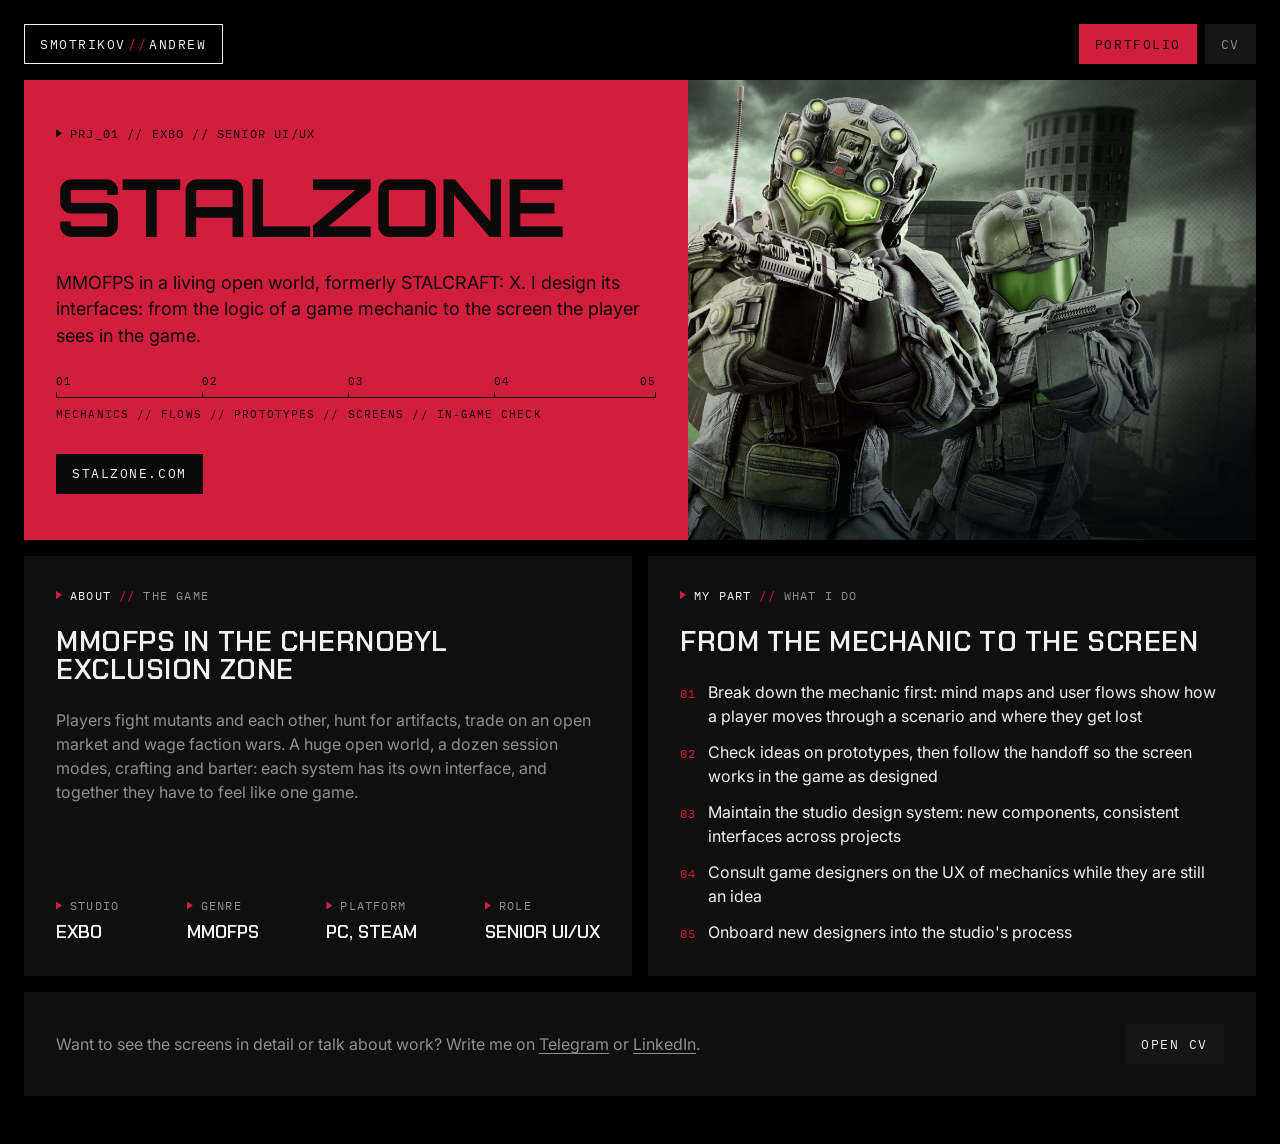
<file: index.html>
<!doctype html>
<html lang="en">
<head>
  <meta charset="utf-8">
  <meta name="viewport" content="width=device-width, initial-scale=1, viewport-fit=cover">
  <title>Andrew Smotrikov — Portfolio</title>
  <meta name="description" content="Andrew Smotrikov — Senior UI/UX designer on STALZONE (formerly STALCRAFT: X), an extraction shooter by EXBO.">
  <meta property="og:title" content="Andrew Smotrikov — Portfolio">
  <meta property="og:description" content="Senior UI/UX designer on STALZONE, an extraction shooter by EXBO.">
  <meta property="og:image" content="assets/stalzone-key.jpg">
  <meta name="theme-color" content="#000000">
  <link rel="icon" href="data:image/svg+xml,%3Csvg xmlns='http://www.w3.org/2000/svg' viewBox='0 0 64 64'%3E%3Crect width='64' height='64' fill='%23000'/%3E%3Crect x='8' y='8' width='12' height='12' fill='%23D21E3D'/%3E%3Ctext x='34' y='48' font-family='Inter,Arial' font-size='30' font-weight='600' fill='%23eee' text-anchor='middle'%3EAS%3C/text%3E%3C/svg%3E">
  <link rel="preconnect" href="https://fonts.googleapis.com">
  <link rel="preconnect" href="https://fonts.gstatic.com" crossorigin>
  <link href="https://fonts.googleapis.com/css2?family=Inter:wght@400;600&family=IBM+Plex+Mono:wght@400;500&family=Orbitron:wght@700&family=Chakra+Petch:wght@600&display=swap" rel="stylesheet">
  <link rel="stylesheet" href="style.css">
</head>
<body>
  <main class="page">

    <header class="topbar">
      <a class="box" href="index.html">Smotrikov<span class="sep">//</span>Andrew</a>
      <nav class="tabs" aria-label="Sections">
        <a class="tab" href="index.html" aria-current="page">Portfolio</a>
        <a class="tab" href="cv.html">CV</a>
      </nav>
    </header>

    <article class="project-block">

    <section class="hero" aria-labelledby="stalzone">
      <div class="text">
        <p class="label"><span class="code">PRJ_01</span> <span class="sep">//</span> EXBO <span class="sep">//</span> Senior UI/UX</p>
        <h1 id="stalzone">Stalzone</h1>
        <p class="lead">MMOFPS in a living open world, formerly STALCRAFT:&nbsp;X. I design its interfaces: from the logic of a game mechanic to the screen the player sees in the game.</p>
        <div class="ruler" aria-hidden="true">
          <div class="ticks"><span>01</span><span>02</span><span>03</span><span>04</span><span>05</span></div>
          <span>Mechanics // Flows // Prototypes // Screens // In‑game check</span>
        </div>
        <div class="actions">
          <a class="btn" href="https://stalzone.com/" target="_blank" rel="noopener">stalzone.com</a>
        </div>
      </div>
      <figure class="art" style="margin:0">
        <img src="assets/stalzone-key.jpg" alt="STALZONE key art: two soldiers in night‑vision helmets with rifles against a ruined city" width="1058" height="857">
      </figure>
    </section>

    <section class="split" aria-label="Project">
      <div class="card">
        <p class="label"><span class="code">About</span> <span class="sep">//</span> the game</p>
        <h2>MMOFPS in the Chernobyl Exclusion Zone</h2>
        <p>Players fight mutants and each other, hunt for artifacts, trade on an open market and wage faction wars. A huge open world, a dozen session modes, crafting and barter: each system has its own interface, and together they have to feel like one game.</p>
        <div class="facts" aria-label="Facts">
          <div class="fact"><p class="label">Studio</p><span class="v">EXBO</span></div>
          <div class="fact"><p class="label">Genre</p><span class="v">MMOFPS</span></div>
          <div class="fact"><p class="label">Platform</p><span class="v">PC, Steam</span></div>
          <div class="fact"><p class="label">Role</p><span class="v">Senior UI/UX</span></div>
        </div>
      </div>
      <div class="card">
        <p class="label"><span class="code">My part</span> <span class="sep">//</span> what I do</p>
        <h2>From the mechanic to the screen</h2>
        <ul class="list">
          <li><span class="n">01</span><span>Break down the mechanic first: mind maps and user flows show how a player moves through a scenario and where they get lost</span></li>
          <li><span class="n">02</span><span>Check ideas on prototypes, then follow the handoff so the screen works in the game as designed</span></li>
          <li><span class="n">03</span><span>Maintain the studio design system: new components, consistent interfaces across projects</span></li>
          <li><span class="n">04</span><span>Consult game designers on the UX of mechanics while they are still an idea</span></li>
          <li><span class="n">05</span><span>Onboard new designers into the studio's process</span></li>
        </ul>
      </div>
    </section>

    </article>

    <section class="card footer" aria-label="Contact">
      <p>Want to see the screens in detail or talk about work? Write me on <a class="link" href="https://t.me/VelerySMT" target="_blank" rel="noopener">Telegram</a> or <a class="link" href="https://www.linkedin.com/in/andrew-smotrikov-8349b925b/" target="_blank" rel="noopener">LinkedIn</a>.</p>
      <a class="btn ghost" href="cv.html">Open CV</a>
    </section>

  </main>
</body>
</html>
</file>
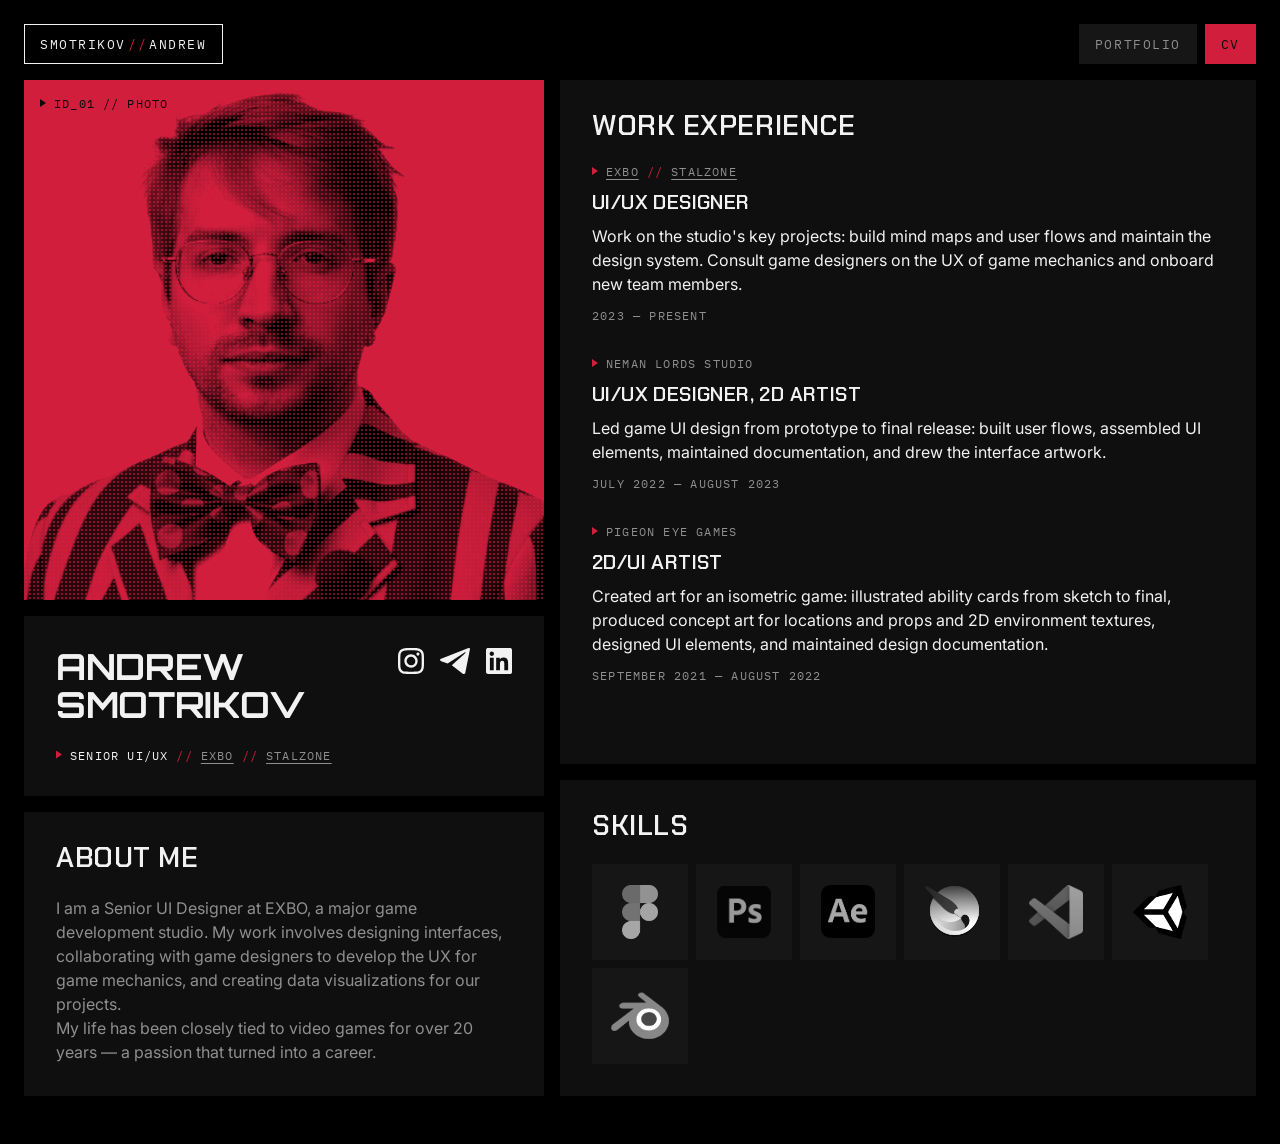
<file: cv.html>
<!doctype html>
<html lang="en">
<head>
  <meta charset="utf-8">
  <meta name="viewport" content="width=device-width, initial-scale=1, viewport-fit=cover">
  <title>Andrew Smotrikov — CV</title>
  <meta name="description" content="Andrew Smotrikov — Senior UI/UX Designer at EXBO. Game interfaces, UX of game mechanics, design systems and data visualization.">
  <meta property="og:title" content="Andrew Smotrikov — CV">
  <meta property="og:description" content="Andrew Smotrikov — Senior UI/UX Designer at EXBO. Game interfaces, UX of game mechanics, design systems and data visualization.">
  <meta property="og:image" content="assets/photo.png">
  <meta name="theme-color" content="#000000">
  <link rel="icon" href="data:image/svg+xml,%3Csvg xmlns='http://www.w3.org/2000/svg' viewBox='0 0 64 64'%3E%3Crect width='64' height='64' fill='%23000'/%3E%3Crect x='8' y='8' width='12' height='12' fill='%23D21E3D'/%3E%3Ctext x='34' y='48' font-family='Inter,Arial' font-size='30' font-weight='600' fill='%23eee' text-anchor='middle'%3EAS%3C/text%3E%3C/svg%3E">
  <link rel="preconnect" href="https://fonts.googleapis.com">
  <link rel="preconnect" href="https://fonts.gstatic.com" crossorigin>
  <link href="https://fonts.googleapis.com/css2?family=Inter:wght@400;600&family=IBM+Plex+Mono:wght@400;500&family=Orbitron:wght@700&family=Chakra+Petch:wght@600&display=swap" rel="stylesheet">
  <link rel="stylesheet" href="style.css">
</head>
<body>
  <main class="page">

    <header class="topbar">
      <a class="box" href="index.html">Smotrikov<span class="sep">//</span>Andrew</a>
      <nav class="tabs" aria-label="Sections">
        <a class="tab" href="index.html">Portfolio</a>
        <a class="tab" href="cv.html" aria-current="page">CV</a>
      </nav>
    </header>

    <div class="cv">
    <!-- left column -->
    <div class="col">
      <div class="photo">
        <div class="corner"><p class="label"><span class="code">ID_01</span> <span class="sep">//</span> Photo</p></div>
        <img src="assets/photo.png" alt="Andrew Smotrikov" width="512" height="512">
      </div>

      <section class="card header" aria-label="Contacts">
        <div class="title-row">
          <h1>Andrew Smotrikov</h1>
          <nav class="social" aria-label="Social links">
          <a href="https://www.instagram.com/velery.sm/" target="_blank" rel="noopener" aria-label="Instagram" style="width:26px">
            <svg width="26" height="26" viewBox="0 0 26 26" fill="none" xmlns="http://www.w3.org/2000/svg"><path fill-rule="evenodd" clip-rule="evenodd" d="M12.8949 6.32613C16.5836 6.26755 19.6208 9.21056 19.6771 12.898C19.7333 16.5854 16.7873 19.6196 13.0984 19.6735C9.41303 19.7271 6.38116 16.7855 6.32499 13.1014C6.26884 9.41736 9.20962 6.38467 12.8949 6.32613ZM17.3192 12.6418C17.1213 10.2568 15.0261 8.48422 12.6403 8.68348C10.2567 8.88258 8.4854 10.9748 8.68308 13.3578C8.88077 15.7406 10.9727 17.5126 13.3566 17.3165C15.7426 17.1201 17.517 15.0267 17.3192 12.6418Z" fill="currentColor"/><path d="M19.938 4.49768C20.8045 4.49768 21.5069 5.19985 21.5069 6.06603C21.5069 6.9322 20.8045 7.63437 19.938 7.63437C19.0715 7.63437 18.3691 6.9322 18.3691 6.06603C18.3691 5.19985 19.0715 4.49768 19.938 4.49768Z" fill="currentColor"/><path fill-rule="evenodd" clip-rule="evenodd" d="M10.8665 0.00421527C12.3841 -0.00251593 13.9017 -0.00118851 15.4192 0.0082189C16.2295 0.0074438 17.0395 0.0241896 17.849 0.058412C18.3933 0.0806279 18.9062 0.0998486 19.4492 0.172663C21.1179 0.396432 22.5405 0.936426 23.7547 2.11837C25.068 3.39682 25.6413 4.92787 25.8538 6.72746C25.9052 7.16277 25.9212 7.5707 25.9408 8.00698C25.9694 8.6308 25.9868 9.2551 25.993 9.87955L25.9989 14.7447C26.0045 15.7388 25.989 16.733 25.9522 17.7265C25.9065 18.8493 25.8513 19.7368 25.5553 20.8149C24.8111 23.5687 22.4814 25.4333 19.6834 25.7969C18.1849 25.9916 16.6882 25.9818 15.1758 25.9936L15.0615 25.9952C13.5686 26.0026 12.0757 26.0014 10.5829 25.9917C9.77591 25.9941 8.96901 25.9778 8.1628 25.9432C7.62954 25.9216 7.12818 25.9026 6.59489 25.833C4.91951 25.6142 3.47129 25.0715 2.25054 23.884C0.969885 22.6383 0.388618 21.147 0.163478 19.3926C0.0994332 18.8936 0.0805003 18.4229 0.0592391 17.9216C0.035541 17.4056 0.0203399 16.889 0.0136514 16.3725C-0.00069962 14.629 -0.00373362 12.8855 0.00453924 11.1419C-0.000667755 10.1765 0.0153225 9.21104 0.0525192 8.24631C0.0936925 7.23886 0.135683 6.32733 0.403028 5.34196C0.733709 4.12315 1.21985 3.18984 2.08528 2.27986C3.29241 0.981337 5.0201 0.320865 6.76208 0.14754C8.08629 0.0157848 9.48032 0.0183241 10.822 0.00547816C10.8368 0.00483222 10.8516 0.00441386 10.8665 0.00421527ZM12.5339 2.3473C11.9216 2.3477 11.2869 2.34114 10.6757 2.35174L10.6088 2.35311C9.819 2.35348 9.02929 2.36974 8.24016 2.40188C6.58894 2.47053 5.04003 2.61761 3.81345 3.86414C2.60483 5.09244 2.46563 6.61084 2.39717 8.24542C2.36467 9.01719 2.3486 9.78957 2.34897 10.562L2.34852 15.4909C2.34928 16.2431 2.36543 16.9952 2.39695 17.7467C2.4643 19.4074 2.61112 20.9506 3.86296 22.1839C5.07534 23.3783 6.6158 23.5406 8.2343 23.5991C8.94231 23.6248 9.64285 23.6383 10.354 23.6463C12.0351 23.6563 13.7163 23.6575 15.3973 23.6502C15.9682 23.6422 16.5385 23.6405 17.1098 23.6243C18.9448 23.5722 20.8256 23.5321 22.1926 22.1279C23.4483 20.838 23.5446 19.2734 23.6132 17.5749C23.6485 16.5569 23.6637 15.5384 23.659 14.5197C23.6658 12.8567 23.6613 11.1935 23.6451 9.53051C23.6366 9.01916 23.6201 8.50796 23.5956 7.99715C23.5236 6.3987 23.3054 4.9211 22.0841 3.7612C20.8752 2.61297 19.3966 2.47234 17.8118 2.4037C17.01 2.37026 16.2074 2.35341 15.4049 2.35319L12.5339 2.3473Z" fill="currentColor"/></svg>
          </a>
          <a href="https://t.me/VelerySMT" target="_blank" rel="noopener" aria-label="Telegram" style="width:30px">
            <svg width="30" height="26" viewBox="46 0 30 26" fill="none" xmlns="http://www.w3.org/2000/svg"><path d="M76 0.921337L71.255 24.9179C71.255 24.9179 70.5918 26.5818 68.7665 25.7831L57.7678 17.3389C59.2461 16.0059 70.7148 5.66328 71.2164 5.19426C71.9916 4.46839 71.5105 4.0364 70.6093 4.58535L53.6691 15.3764L47.1335 13.1694C47.1335 13.1694 46.1046 12.8032 46.0056 12.0045C45.906 11.2057 47.1669 10.7732 47.1669 10.7732L73.8103 0.28892C73.8103 0.28892 76 -0.676161 76 0.921337Z" fill="currentColor"/></svg>
          </a>
          <a href="https://www.linkedin.com/in/andrew-smotrikov-8349b925b/" target="_blank" rel="noopener" aria-label="LinkedIn" style="width:26px">
            <svg width="26" height="26" viewBox="96 0 26 26" fill="none" xmlns="http://www.w3.org/2000/svg"><path fill-rule="evenodd" clip-rule="evenodd" d="M96.0499 1.56505C96.253 0.668907 97.0529 0 98.0086 0H120.02C120.999 1.69298e-07 121.814 0.702024 121.992 1.63114C121.97 1.51612 121.938 1.40455 121.897 1.29738C121.958 1.50001 121.992 1.78311 121.995 1.96933C122.003 2.41559 121.998 2.86907 121.998 3.31552L121.998 22.8477C121.999 23.2645 122.004 23.6803 121.995 24.0976C121.989 24.3575 121.936 24.6044 121.844 24.8292C121.903 24.7023 121.948 24.5683 121.98 24.4288C121.779 25.328 120.978 26 120.02 26H98.0086C97.0883 26 96.3125 25.3797 96.0749 24.5336C96.0752 24.5347 96.0755 24.5359 96.0758 24.537C95.9717 24.0126 96.0156 23.2231 96.0163 22.754L96.0154 3.23247C96.0151 2.78007 96.0121 2.33075 96.0205 1.87719C96.0225 1.77132 96.0324 1.66699 96.0499 1.56505ZM113.917 9.46047C113.651 9.4503 113.365 9.43483 113.099 9.4653C111.845 9.54932 110.717 10.2135 110.021 11.2508C109.963 11.3375 109.891 11.4325 109.822 11.512C109.823 10.9493 109.807 10.3087 109.829 9.75287C109.671 9.76289 109.51 9.76261 109.352 9.76114C108.289 9.75135 107.219 9.78095 106.157 9.7568C106.199 10.555 106.167 11.6694 106.167 12.4864L106.166 20.639C106.167 20.9889 106.191 21.852 106.154 22.1554C106.706 22.1206 107.472 22.1419 108.044 22.1436C108.628 22.1455 109.415 22.1199 109.981 22.1564C109.962 20.7235 109.982 19.2594 109.978 17.8236C109.976 16.9991 109.94 15.6289 110.046 14.8618C110.097 14.4798 110.215 14.1101 110.397 13.7704C110.649 13.3418 111.048 13.0145 111.53 12.9154C114.307 12.3442 114.356 14.5895 114.309 16.6263C114.302 16.9408 114.309 17.3688 114.309 17.691L114.31 22.1527C115.084 22.1164 115.967 22.1591 116.754 22.143C117.024 22.1375 117.933 22.129 118.132 22.1598C118.094 21.8298 118.115 21.0663 118.116 20.7065L118.117 16.9392C118.117 13.6327 118.362 9.62993 113.917 9.46047ZM103.721 9.75319C103.341 9.77521 102.901 9.76917 102.517 9.76196C101.651 9.74571 100.752 9.78963 99.8887 9.75344C99.9079 10.3634 99.8973 11.0153 99.8973 11.628L99.8974 14.767C99.8974 17.2175 99.9212 19.7084 99.8958 22.156C100.292 22.1246 103.665 22.1661 103.722 22.1363C103.689 21.6154 103.714 20.8626 103.714 20.3259V12.2735C103.714 11.4599 103.693 10.5591 103.721 9.75319ZM101.772 3.59793C100.547 3.61355 99.5682 4.62434 99.5891 5.85205C99.61 7.07977 100.623 8.05651 101.848 8.03024C103.065 8.00412 104.033 6.99666 104.012 5.77645C103.991 4.55624 102.99 3.58241 101.772 3.59793Z" fill="currentColor"/></svg>
          </a>
          </nav>
        </div>
        <p class="label"><span class="code">Senior UI/UX</span> <span class="sep">//</span> <a class="link" href="https://exbo.net/" target="_blank" rel="noopener">EXBO</a> <span class="sep">//</span> <a class="link" href="https://stalzone.com/" target="_blank" rel="noopener">STALZONE</a></p>
      </section>

      <section class="card about" aria-labelledby="about-title">
        <h2 id="about-title">About me</h2>
        <p>I am a Senior UI Designer at EXBO, a major game development studio. My work involves designing interfaces, collaborating with game designers to develop the UX for game mechanics, and creating data visualizations for our projects.<br>My life has been closely tied to video games for over 20 years — a passion that turned into a career.</p>
      </section>
    </div>

    <!-- right column -->
    <div class="col">
      <section class="card experience" aria-labelledby="exp-title">
        <h2 id="exp-title">Work Experience</h2>
        <div class="jobs">
          <article class="job">
            <header>
              <p class="label"><a class="link" href="https://exbo.net/" target="_blank" rel="noopener">EXBO</a> <span class="sep">//</span> <a class="link" href="https://stalzone.com/" target="_blank" rel="noopener">STALZONE</a></p>
              <h3>UI/UX Designer</h3>
            </header>
            <p class="desc">Work on the studio's key projects: build mind maps and user flows and maintain the design system. Consult game designers on the UX of game mechanics and onboard new team members.</p>
            <p class="label plain">2023 — Present</p>
          </article>
          <article class="job">
            <header>
              <p class="label">Neman Lords Studio</p>
              <h3>UI/UX Designer, 2D artist</h3>
            </header>
            <p class="desc">Led game UI design from prototype to final release: built user flows, assembled UI elements, maintained documentation, and drew the interface artwork.</p>
            <p class="label plain">July 2022 — August 2023</p>
          </article>
          <article class="job">
            <header>
              <p class="label">Pigeon Eye Games</p>
              <h3>2D/UI artist</h3>
            </header>
            <p class="desc">Created art for an isometric game: illustrated ability cards from sketch to final, produced concept art for locations and props and 2D environment textures, designed UI elements, and maintained design documentation.</p>
            <p class="label plain">September 2021 — August 2022</p>
          </article>
        </div>
      </section>

      <section class="card stack" aria-labelledby="stack-title">
        <h2 id="stack-title">Skills</h2>
        <div class="tiles">
          <div class="tile t1" data-name="Figma" tabindex="0"><div class="ic"><img src="assets/stack-1.png" alt="Figma"></div></div>
          <div class="tile t2" data-name="Adobe Photoshop" tabindex="0"><div class="ic"><img src="assets/stack-2.png" alt="Adobe Photoshop"></div></div>
          <div class="tile t3" data-name="Adobe After Effects" tabindex="0"><div class="ic"><img src="assets/stack-3.png" alt="Adobe After Effects"></div></div>
          <div class="tile t4" data-name="Krita" tabindex="0"><div class="ic"><img src="assets/stack-4.png" alt="Krita"></div></div>
          <div class="tile t6" data-name="Visual Studio Code" tabindex="0"><div class="ic"><img src="assets/stack-6.png" alt="Visual Studio Code"></div></div>
          <div class="tile t7" data-name="Unity" tabindex="0"><div class="ic"><img src="assets/stack-7.png" alt="Unity"></div></div>
          <div class="tile t8" data-name="Blender" tabindex="0"><div class="ic"><img src="assets/stack-8.png" alt="Blender"></div></div>
        </div>
      </section>
    </div>

  
    </div>

  </main>
</body>
</html>
</file>
<file: style.css>
/* Andrew Smotrikov — Portfolio / CV
   One accent (#D21E3D) on black. Mono codes, uppercase display type.
   Spacing scale: 8 / 16 / 24 / 32 / 48. */

:root {
  --bg: #000;
  --surface: #0f0f0f;
  --surface-2: #161616;
  --text: #f2f2f2;
  --muted: #8f8f8f;
  --accent: #D21E3D;
  --on-accent: #0a0a0a;

  --s1: 8px;
  --s2: 16px;
  --s3: 24px;
  --s4: 32px;
  --s6: 48px;

  --mono: "IBM Plex Mono", "SF Mono", Menlo, Consolas, monospace;
  --display: "Orbitron", "Chakra Petch", "Inter", Arial, sans-serif;
  --head: "Chakra Petch", "Inter", Arial, sans-serif;
  --sans: "Inter", -apple-system, BlinkMacSystemFont, "Segoe UI", Roboto, Arial, sans-serif;
}

* { box-sizing: border-box; }
html, body { margin: 0; background: var(--bg); color: var(--text); }
body {
  font-family: var(--sans);
  font-size: 16px;
  line-height: 1.5;
  -webkit-font-smoothing: antialiased;
  padding: var(--s3) var(--s3) var(--s6);
}
.page { width: 100%; max-width: 1364px; margin: 0 auto; display: flex; flex-direction: column; gap: var(--s2); }

/* ---------- type ---------- */
h1, h2, h3 { margin: 0; line-height: 1; color: var(--text); text-transform: uppercase; }
h1 { font-family: var(--display); font-weight: 700; font-size: 80px; letter-spacing: -0.01em; }
h2 { font-family: var(--head); font-weight: 600; font-size: 28px; letter-spacing: 0.02em; }
h3 { font-family: var(--head); font-weight: 600; font-size: 20px; letter-spacing: 0.02em; }
p { margin: 0; color: var(--muted); }
.lead { font-size: 18px; line-height: 1.45; color: var(--text); }

/* mono label: ▸ CODE // VALUE */
.label {
  margin: 0;
  font-family: var(--mono); font-size: 12px; line-height: 16px; letter-spacing: 0.1em; text-transform: uppercase;
  color: var(--muted); display: flex; align-items: center; gap: var(--s1); flex-wrap: wrap;
}
.label::before { content: ""; flex: none; width: 6px; height: 8px; background: var(--accent); clip-path: polygon(0 0, 100% 50%, 0 100%); transform: translateY(-1px); }
.label.plain::before { display: none; }
.label .sep { color: var(--accent); }
.label .code { color: var(--text); }

a.link { color: inherit; text-decoration: underline; text-underline-offset: 3px; text-decoration-thickness: 1px; transition: color .15s; }
a.link:hover { color: var(--accent); }

/* ---------- boxes and buttons: all filled, nothing shows through ---------- */
.box, .tab, .btn {
  display: inline-flex; align-items: center; justify-content: center;
  height: 40px; padding: 0 var(--s2);
  font-family: var(--mono); font-size: 13px; letter-spacing: 0.12em; text-transform: uppercase; line-height: 1;
  text-decoration: none; white-space: nowrap;
}
.box { background: var(--bg); color: var(--text); box-shadow: inset 0 0 0 1px var(--text); }
.box .sep { color: var(--accent); padding: 0 2px; }
.tab { background: var(--surface-2); color: var(--muted); transition: color .15s, background .15s; }
.tab:hover { color: var(--text); background: #222; }
.tab[aria-current="page"] { background: var(--accent); color: var(--on-accent); }
.btn { background: var(--accent); color: var(--on-accent); transition: background .15s; }
.btn:hover { background: #e8304f; }
.btn.ghost { background: var(--surface-2); color: var(--text); }
.btn.ghost:hover { background: #222; }

/* ---------- top bar ---------- */
.topbar { display: flex; align-items: center; justify-content: space-between; gap: var(--s2); }
.tabs { display: flex; gap: var(--s1); }

/* ---------- surface block ---------- */
.card { background: var(--surface); padding: var(--s4); }

/* ---------- hero: accent panel + key art ---------- */
.hero { display: grid; grid-template-columns: minmax(0, 5fr) minmax(0, 7fr); background: var(--accent); }
.hero .text {
  padding: var(--s4); display: flex; flex-direction: column; gap: var(--s3); color: var(--on-accent);
}
.hero .text .label, .hero .text .label .code, .hero .text .label .sep { color: var(--on-accent); }
.hero .text .label::before { background: var(--on-accent); }
.hero .art .label .sep, .hero .art .label::before { color: var(--accent); }
.hero .art .label .code { color: var(--text); }
.hero h1 { color: var(--on-accent); }
.hero .lead { color: var(--on-accent); }
.hero .actions { display: flex; gap: var(--s1); flex-wrap: wrap; margin-top: auto; }
.hero .btn { background: var(--on-accent); color: var(--text); }
.hero .btn:hover { background: #222; }
.hero .art { position: relative; min-height: 520px; background: #111; overflow: hidden; }
.hero .art img { position: absolute; inset: 0; width: 100%; height: 100%; object-fit: cover; object-position: 30% 30%; display: block; }
.hero .art .caption {
  position: absolute; left: var(--s2); bottom: var(--s2);
  background: var(--bg); padding: var(--s1) 12px;
}

/* ruler with ticks */
.ruler { display: flex; flex-direction: column; gap: var(--s1); font-family: var(--mono); font-size: 11px; line-height: 16px; letter-spacing: .1em; text-transform: uppercase; color: currentColor; }
.ruler .ticks { display: flex; justify-content: space-between; padding-bottom: var(--s1); border-bottom: 1px solid currentColor; }
.ruler .ticks span { position: relative; }
.ruler .ticks span::after { content: ""; position: absolute; left: 0; bottom: calc(-1 * var(--s1) - 1px); width: 1px; height: 6px; background: currentColor; }
.ruler .ticks span:last-child::after { left: auto; right: 0; }

/* ---------- facts strip ---------- */
.facts { display: grid; grid-template-columns: repeat(5, minmax(0, 1fr)); gap: var(--s2); }
.fact { background: var(--surface); padding: var(--s3); display: flex; flex-direction: column; gap: var(--s1); }
.fact .v { font-family: var(--head); font-weight: 600; font-size: 18px; line-height: 1.2; text-transform: uppercase; color: var(--text); }

/* ---------- two columns: what / my part ---------- */
.split { display: grid; grid-template-columns: repeat(2, minmax(0, 1fr)); gap: var(--s2); }
.split .card { display: flex; flex-direction: column; gap: var(--s3); }
.list { margin: 0; padding: 0; list-style: none; display: flex; flex-direction: column; gap: 12px; }
.list li { display: grid; grid-template-columns: auto 1fr; gap: 12px; align-items: baseline; color: var(--text); }
.list li .n { font-family: var(--mono); font-size: 12px; letter-spacing: .1em; color: var(--accent); }

/* ---------- footer ---------- */
.footer { display: flex; justify-content: space-between; align-items: center; gap: var(--s3); flex-wrap: wrap; }

/* ---------- CV ---------- */
.cv { display: grid; grid-template-columns: 520px minmax(0, 1fr); gap: var(--s2); align-items: stretch; }
.col { display: flex; flex-direction: column; gap: var(--s2); min-width: 0; }
.header, .about, .experience, .stack { display: flex; flex-direction: column; gap: var(--s3); }
.title-row { display: flex; align-items: flex-start; justify-content: space-between; gap: var(--s3); }
.header h1 { font-size: 36px; line-height: 1.05; }
.social { display: flex; gap: var(--s2); align-items: center; flex-shrink: 0; }
.social a { display: block; height: 26px; color: var(--text); transition: color .15s; }
.social a:hover { color: var(--accent); }
.social svg { display: block; }
.photo { width: 100%; aspect-ratio: 1 / 1; overflow: hidden; background: var(--accent); position: relative; }
.photo img { width: 110.54%; height: 110.54%; max-width: none; object-fit: cover; display: block; margin-left: -10.58%; margin-top: 0.09%; filter: grayscale(1) contrast(1.6) brightness(1.05); mix-blend-mode: multiply; }
.photo::after { content: ""; position: absolute; inset: 0; pointer-events: none; background-image: radial-gradient(var(--accent) 1px, transparent 1.2px); background-size: 4px 4px; opacity: .55; }
.photo .corner { position: absolute; left: var(--s2); top: var(--s2); z-index: 1; }
.photo .corner .label, .photo .corner .label .code, .photo .corner .label .sep { color: var(--on-accent); }
.photo .corner .label::before { background: var(--on-accent); }
.experience { flex: 1 1 auto; }
.jobs { display: flex; flex-direction: column; gap: var(--s4); }
.job { display: flex; flex-direction: column; gap: 12px; }
.job header { display: flex; flex-direction: column; gap: 12px; }
.job .desc { color: var(--text); }
.tiles { display: flex; flex-wrap: wrap; gap: var(--s1); }
.tile { width: 96px; height: 96px; background: var(--surface-2); display: flex; align-items: center; justify-content: center; position: relative; transition: background .15s; }
.tile:hover { background: #222; }
.tile::after {
  content: attr(data-name); position: absolute; left: 50%; bottom: calc(100% + var(--s1)); transform: translate(-50%, 4px);
  background: var(--accent); color: var(--on-accent); font-family: var(--mono); font-size: 11px; letter-spacing: .1em; text-transform: uppercase; line-height: 1;
  padding: var(--s1) 10px; white-space: nowrap; pointer-events: none; opacity: 0; transition: opacity .15s, transform .15s; z-index: 2;
}
.tile:hover::after, .tile:focus-visible::after { opacity: 1; transform: translate(-50%, 0); }
.tile .ic { position: relative; overflow: hidden; filter: grayscale(1) contrast(1.2); transition: filter .15s; }
.tile:hover .ic { filter: none; }
.tile .ic img { display: block; max-width: none; }
.tile.t1 .ic { width: 36px; height: 54px; }  .tile.t1 .ic img { width: 100%; height: 100%; object-fit: cover; }
.tile.t2 .ic { width: 54px; height: 52px; }  .tile.t2 .ic img { width: 100%; height: 100%; object-fit: cover; }
.tile.t3 .ic { width: 54px; height: 53px; }  .tile.t3 .ic img { width: 100%; height: 100%; object-fit: cover; }
.tile.t4 .ic { width: 54px; height: 51px; }  .tile.t4 .ic img { position: absolute; width: 116.79%; height: 123.71%; left: -4.01%; top: -13.4%; }
.tile.t6 .ic { width: 54px; height: 54px; }  .tile.t6 .ic img { width: 100%; height: 100%; object-fit: cover; }
.tile.t7 .ic { width: 54px; height: 54px; }  .tile.t7 .ic img { position: absolute; width: 133.33%; height: 133.33%; left: -16.67%; top: -16.67%; }
.tile.t8 .ic { width: 58px; height: 47px; }  .tile.t8 .ic img { position: absolute; width: 324.32%; height: 107.5%; left: -1.69%; top: -3.33%; }

/* ---------- entrance ---------- */
@keyframes rise { from { opacity: 0; transform: translateY(12px); } to { opacity: 1; transform: none; } }
.hero, .card, .fact, .photo { animation: rise .5s cubic-bezier(.2,.7,.2,1) both; }
.facts .fact:nth-child(1) { animation-delay: .1s; } .facts .fact:nth-child(2) { animation-delay: .14s; }
.facts .fact:nth-child(3) { animation-delay: .18s; } .facts .fact:nth-child(4) { animation-delay: .22s; }
.facts .fact:nth-child(5) { animation-delay: .26s; }
.split .card:nth-child(1) { animation-delay: .3s; } .split .card:nth-child(2) { animation-delay: .36s; }
.footer { animation-delay: .4s; }
@media (prefers-reduced-motion: reduce) { .hero, .card, .fact, .photo { animation: none; } }

/* ---------- responsive ---------- */
@media (max-width: 1180px) {
  .cv { grid-template-columns: 1fr; max-width: 760px; margin: 0 auto; width: 100%; }
  .facts { grid-template-columns: repeat(3, minmax(0, 1fr)); }
}
@media (max-width: 960px) {
  .hero { grid-template-columns: 1fr; }
  .hero .art { min-height: 360px; order: -1; }
  .split { grid-template-columns: 1fr; }
  h1 { font-size: 56px; }
}
@media (max-width: 560px) {
  :root { --s4: 24px; }
  body { padding: var(--s2) var(--s2) var(--s4); }
  h1 { font-size: 40px; }
  h2 { font-size: 22px; }
  .header h1 { font-size: 28px; }
  .facts { grid-template-columns: repeat(2, minmax(0, 1fr)); }
  .hero .art { min-height: 260px; }
  .title-row { flex-direction: column; }
  .box, .tab { padding: 0 12px; font-size: 12px; letter-spacing: .08em; }
  .facts .fact:last-child { grid-column: 1 / -1; }
  .tile { width: 72px; height: 72px; }
  .tile .ic { transform: scale(.75); transform-origin: center; }
}

/* ---------- project: three separate blocks — hero, about, my part ---------- */
.project-block { display: flex; flex-direction: column; gap: var(--s2); }
.project-block .hero { grid-template-columns: minmax(0, 1fr) auto; }
.project-block .hero .text { justify-content: center; }
.project-block .hero .actions { margin-top: var(--s1); }
.project-block .hero .art { min-height: 0; height: 460px; aspect-ratio: 1058 / 857; }
.project-block .hero .art img { position: static; width: 100%; height: 100%; object-fit: cover; }
.hero .lead { max-width: 600px; }

.project-block .split { gap: var(--s2); align-items: stretch; }
.project-block .split .card { padding: var(--s4); }

/* facts sit at the bottom of the About card */
.project-block .facts {
  grid-template-columns: repeat(4, max-content);
  justify-content: space-between;
  gap: var(--s3) var(--s4);
  margin-top: auto;
  padding-top: var(--s4);
}
.project-block .fact { background: none; padding: 0; animation: none; }
.project-block .split .card { animation-delay: .1s; }
.project-block .split .card + .card { animation-delay: .16s; }

@media (max-width: 960px) {
  .project-block .hero { grid-template-columns: 1fr; }
  .project-block .hero .art { height: auto; width: 100%; }
}
@media (max-width: 560px) {
  .project-block .facts { grid-template-columns: repeat(2, minmax(0, 1fr)); }
}
</file>
